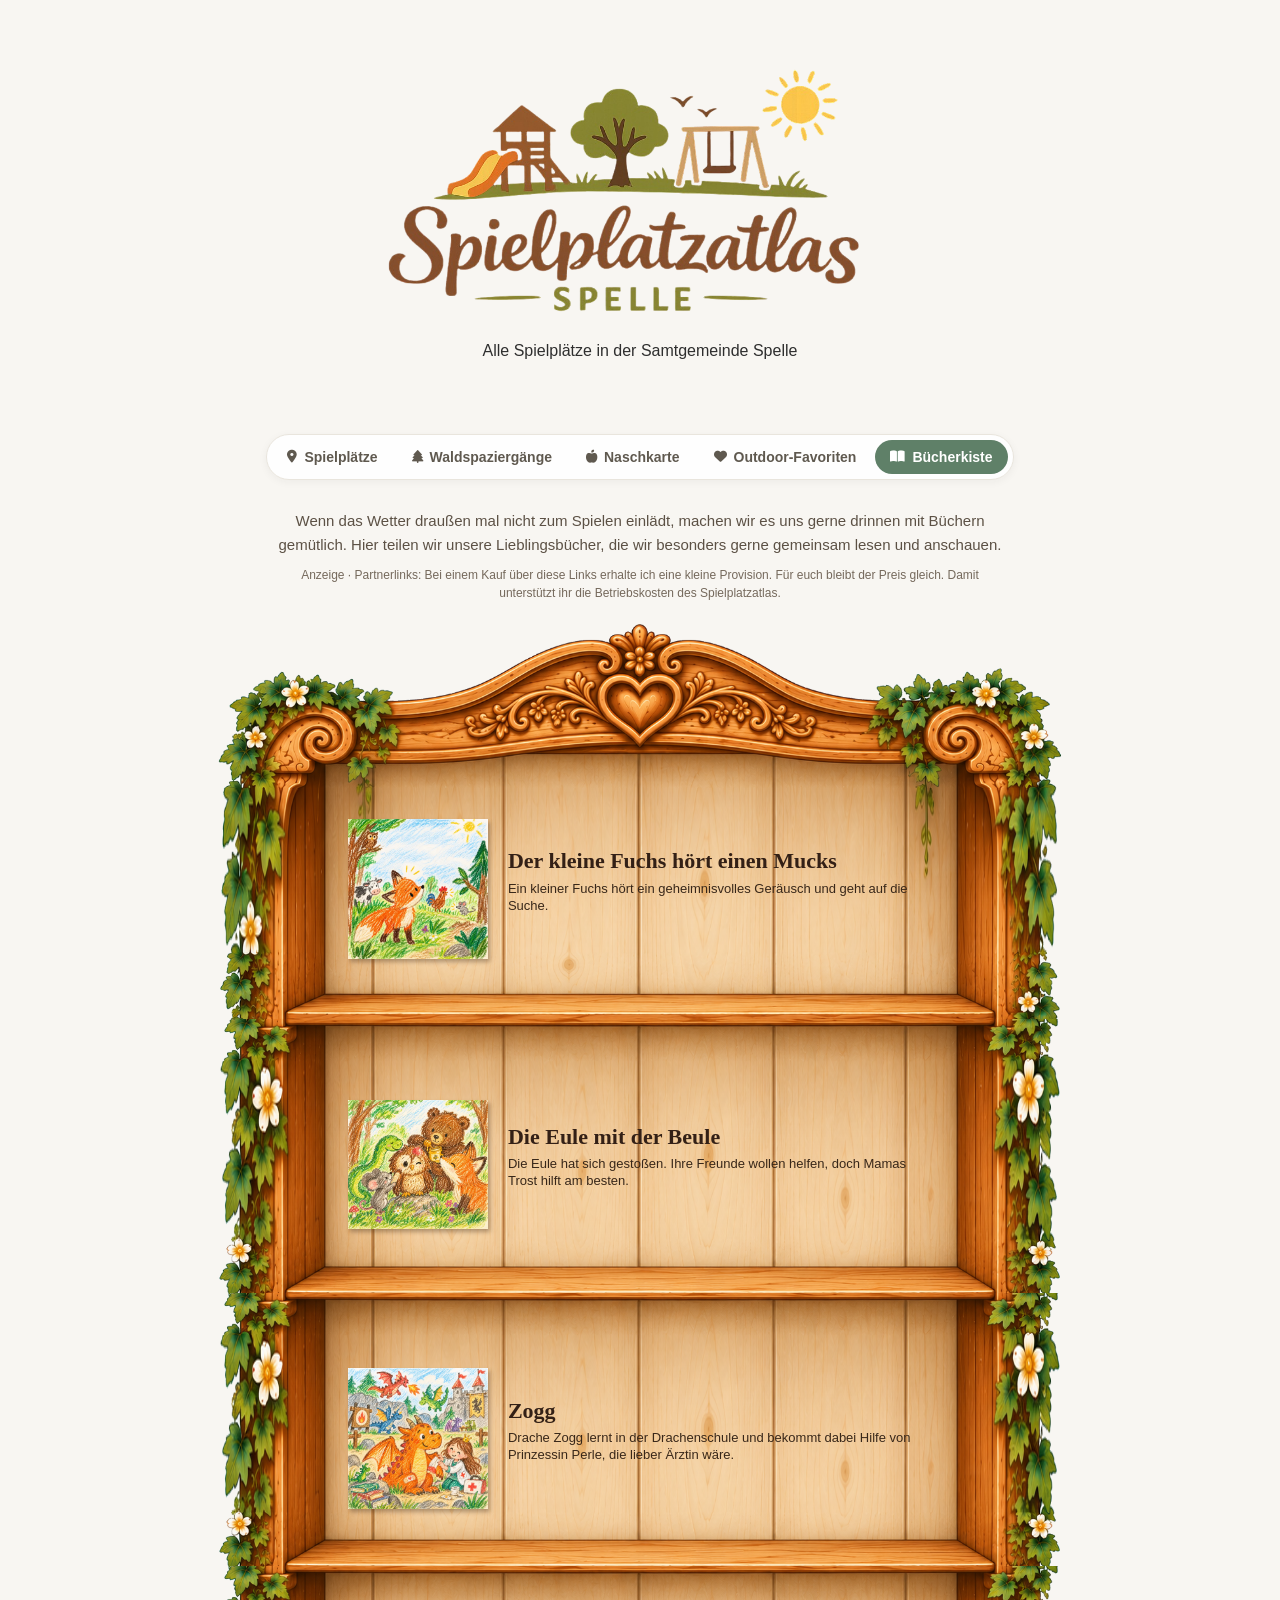
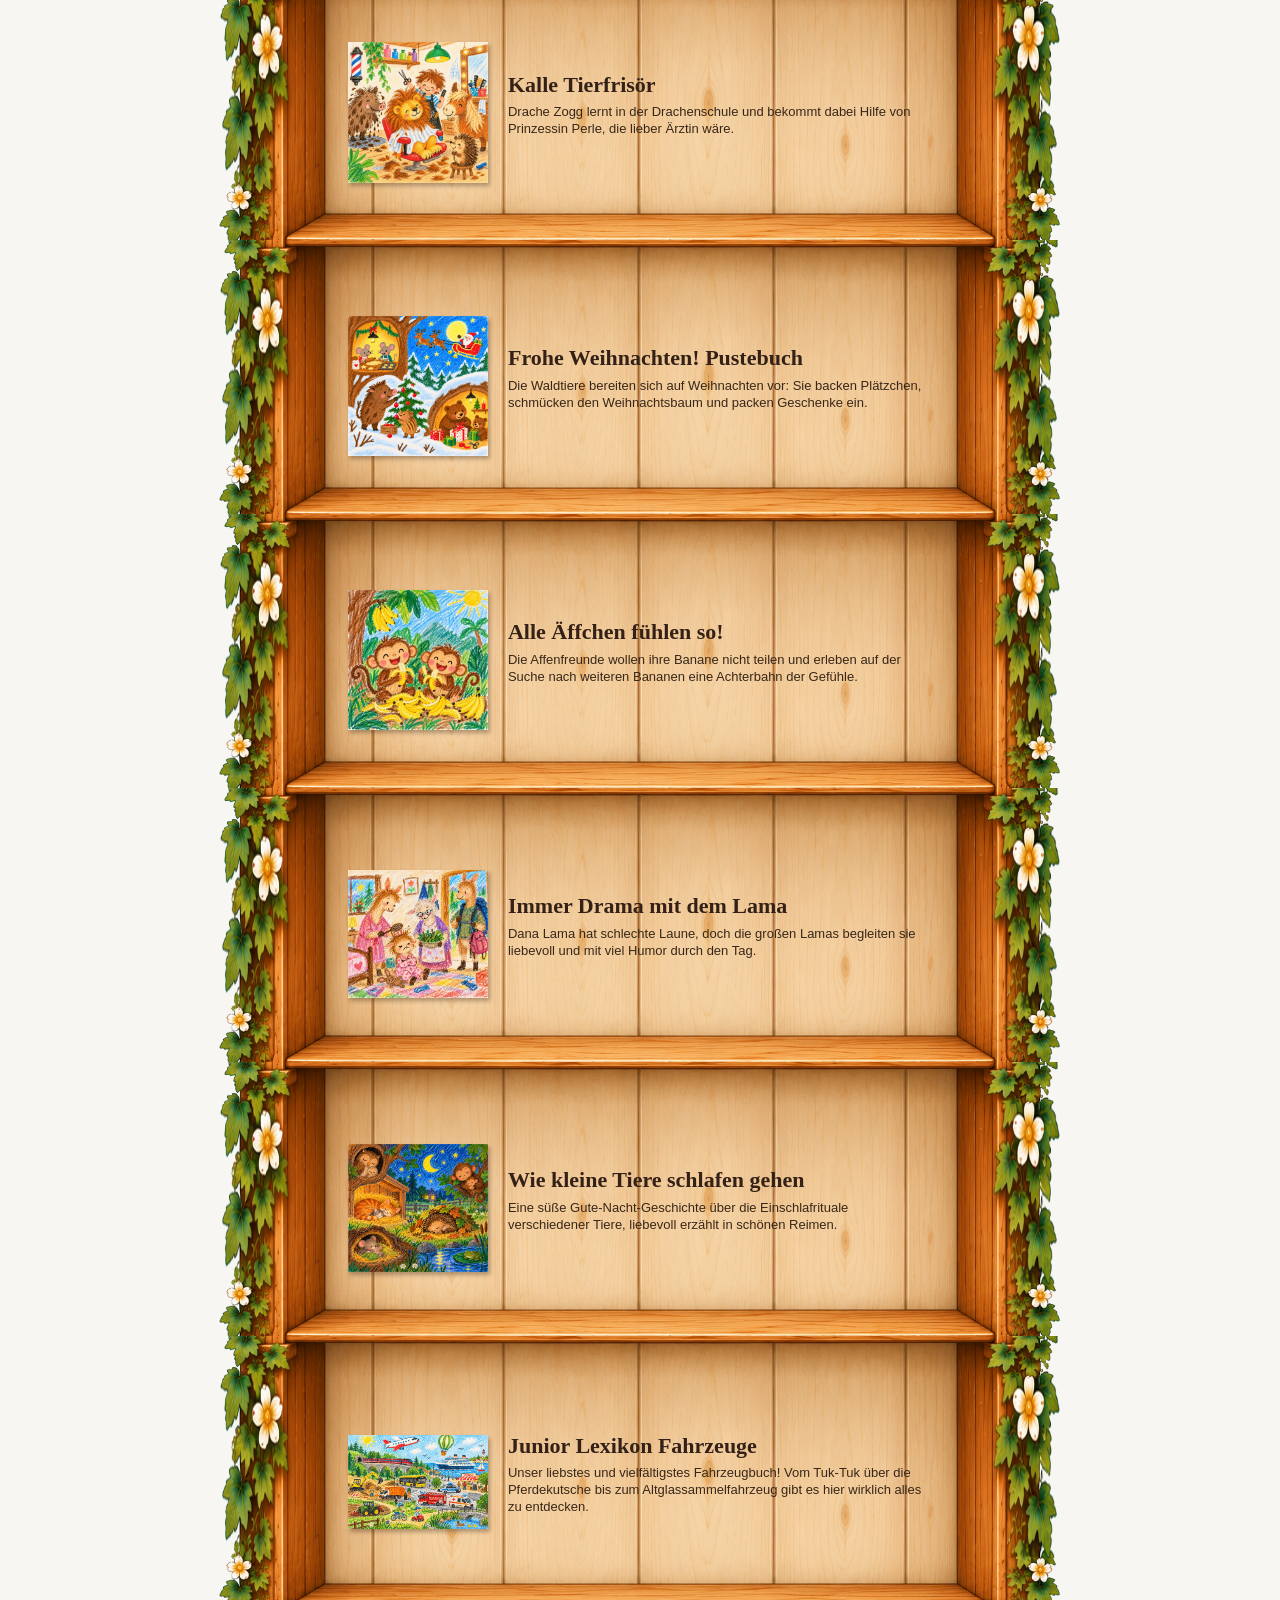
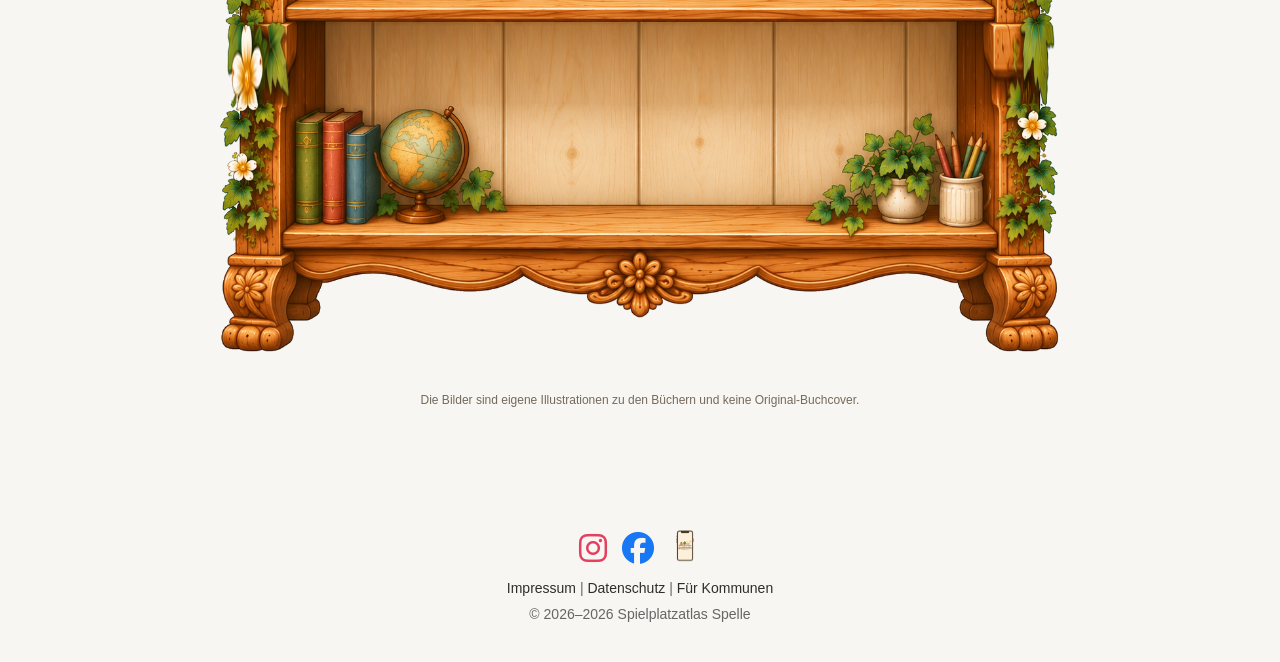
<file: buecherkiste.html>
<!DOCTYPE html>
<html lang="de"><head><meta charset="UTF-8"><meta name="viewport" content="width=device-width,initial-scale=1">
<title>Unsere Lieblingsbücher | Spielplatzatlas Spelle</title><meta name="description" content="Unsere liebsten Kinderbücher für gemütliche Vorlesestunden bei schlechtem Wetter."><link rel="canonical" href="https://spielplatzatlas-spelle.de/buecherkiste.html">
<link rel="stylesheet" href="style.css"><link rel="stylesheet" href="produktfavoriten.css"><link rel="stylesheet" href="buecherkiste.css"><link rel="stylesheet" href="https://cdnjs.cloudflare.com/ajax/libs/font-awesome/6.5.2/css/all.min.css"><link rel="manifest" href="manifest.json"></head>
<body><header class="hero"><div class="logo-wrapper"><img src="images/logo.png" class="logo" alt="Spielplatzatlas Spelle"></div><p>Alle Spielplätze in der Samtgemeinde Spelle</p></header>
<nav class="atlas-nav" aria-label="Hauptnavigation"><div class="atlas-nav-inner">
<a href="index.html"><i class="fa-solid fa-location-dot" aria-hidden="true"></i> Spielplätze</a>
<a href="waldspaziergaenge.html"><i class="fa-solid fa-tree" aria-hidden="true"></i> Waldspaziergänge</a>
<a href="naschkarte.html"><i class="fa-solid fa-apple-whole" aria-hidden="true"></i> Naschkarte</a>
<a href="favoriten.html"><i class="fa-solid fa-heart" aria-hidden="true"></i> Outdoor-Favoriten</a>
<a href="buecherkiste.html" class="active" aria-current="page"><i class="fa-solid fa-book-open" aria-hidden="true"></i> Bücherkiste</a>
</div></nav>
<main class="books-main"><section class="books-intro"><p>Wenn das Wetter draußen mal nicht zum Spielen einlädt, machen wir es uns gerne drinnen mit Büchern gemütlich. Hier teilen wir unsere Lieblingsbücher, die wir besonders gerne gemeinsam lesen und anschauen.</p></section>
<p class="books-affiliate">Anzeige · Partnerlinks: Bei einem Kauf über diese Links erhalte ich eine kleine Provision. Für euch bleibt der Preis gleich. Damit unterstützt ihr die Betriebskosten des Spielplatzatlas.</p>
 <section class="bookcase" aria-label="Unsere Lieblingsbücher"><div id="bookcase-books"></div><div class="bookcase-bottom" aria-hidden="true"><img src="images/bookshelf/regal_unterteil.png" alt=""></div></section>
<p class="books-disclaimer">Die Bilder sind eigene Illustrationen zu den Büchern und keine Original-Buchcover.</p></main>
<footer style="text-align:center; padding:40px 20px;">

  <div style="
    display:flex;
    justify-content:center;
    align-items:center;
    gap:15px;
    margin-bottom:15px;
    flex-wrap:wrap;
  ">

    <a href="https://www.instagram.com/spielplatzatlasspelle/"
       target="_blank"
       aria-label="Instagram">
      <i class="fab fa-instagram"
         style="font-size:32px; color:#E4405F;"></i>
    </a>
<a href="https://www.facebook.com/profile.php?id=61590993329887"
   target="_blank"
   aria-label="Facebook">
  <i class="fab fa-facebook"
     style="font-size:32px; color:#1877F2;"></i>
</a>
<button
  id="installButton"
  style="
    display:inline-block;
    background:transparent;
    border:none;
    padding:0;
    cursor:pointer;
  ">

  <img
    src="images/pwaicon.png"
    alt="Installieren"
    style="
      width:32px;
      height:32px;
    ">
</button>

  </div>

  <div style="font-size:14px; margin-bottom:10px;">
    <a href="impressum.html" style="color:#2e2e2e; text-decoration:none;">Impressum</a>
    |
    <a href="datenschutz.html" style="color:#2e2e2e; text-decoration:none;">Datenschutz</a> | <a href="kommunen.html" style="color:#2e2e2e;text-decoration:none;">Für Kommunen</a>
  </div>

  <div>
    © 2026–<span id="year"></span> Spielplatzatlas Spelle
  </div>

</footer>
<script src="buecherkiste.js"></script>
<script>
let deferredPrompt;
window.addEventListener('beforeinstallprompt', event => { event.preventDefault(); deferredPrompt = event; });
document.getElementById('installButton').addEventListener('click', async () => {
  if (/iPad|iPhone|iPod/.test(navigator.userAgent)) {
    alert("Auf dem iPhone:\n\n1. Teilen-Symbol antippen\n2. 'Zum Home-Bildschirm' wählen\n3. Hinzufügen");
  } else if (deferredPrompt) {
    deferredPrompt.prompt(); await deferredPrompt.userChoice; deferredPrompt = null;
  } else {
    alert("Falls keine Installationsabfrage erscheint, öffne das Browser-Menü und wähle 'App installieren' oder 'Zum Startbildschirm hinzufügen'.");
  }
});
if ('serviceWorker' in navigator) navigator.serviceWorker.register('sw.js');
</script><script>document.getElementById('year').textContent=new Date().getFullYear()</script></body></html>
</file>
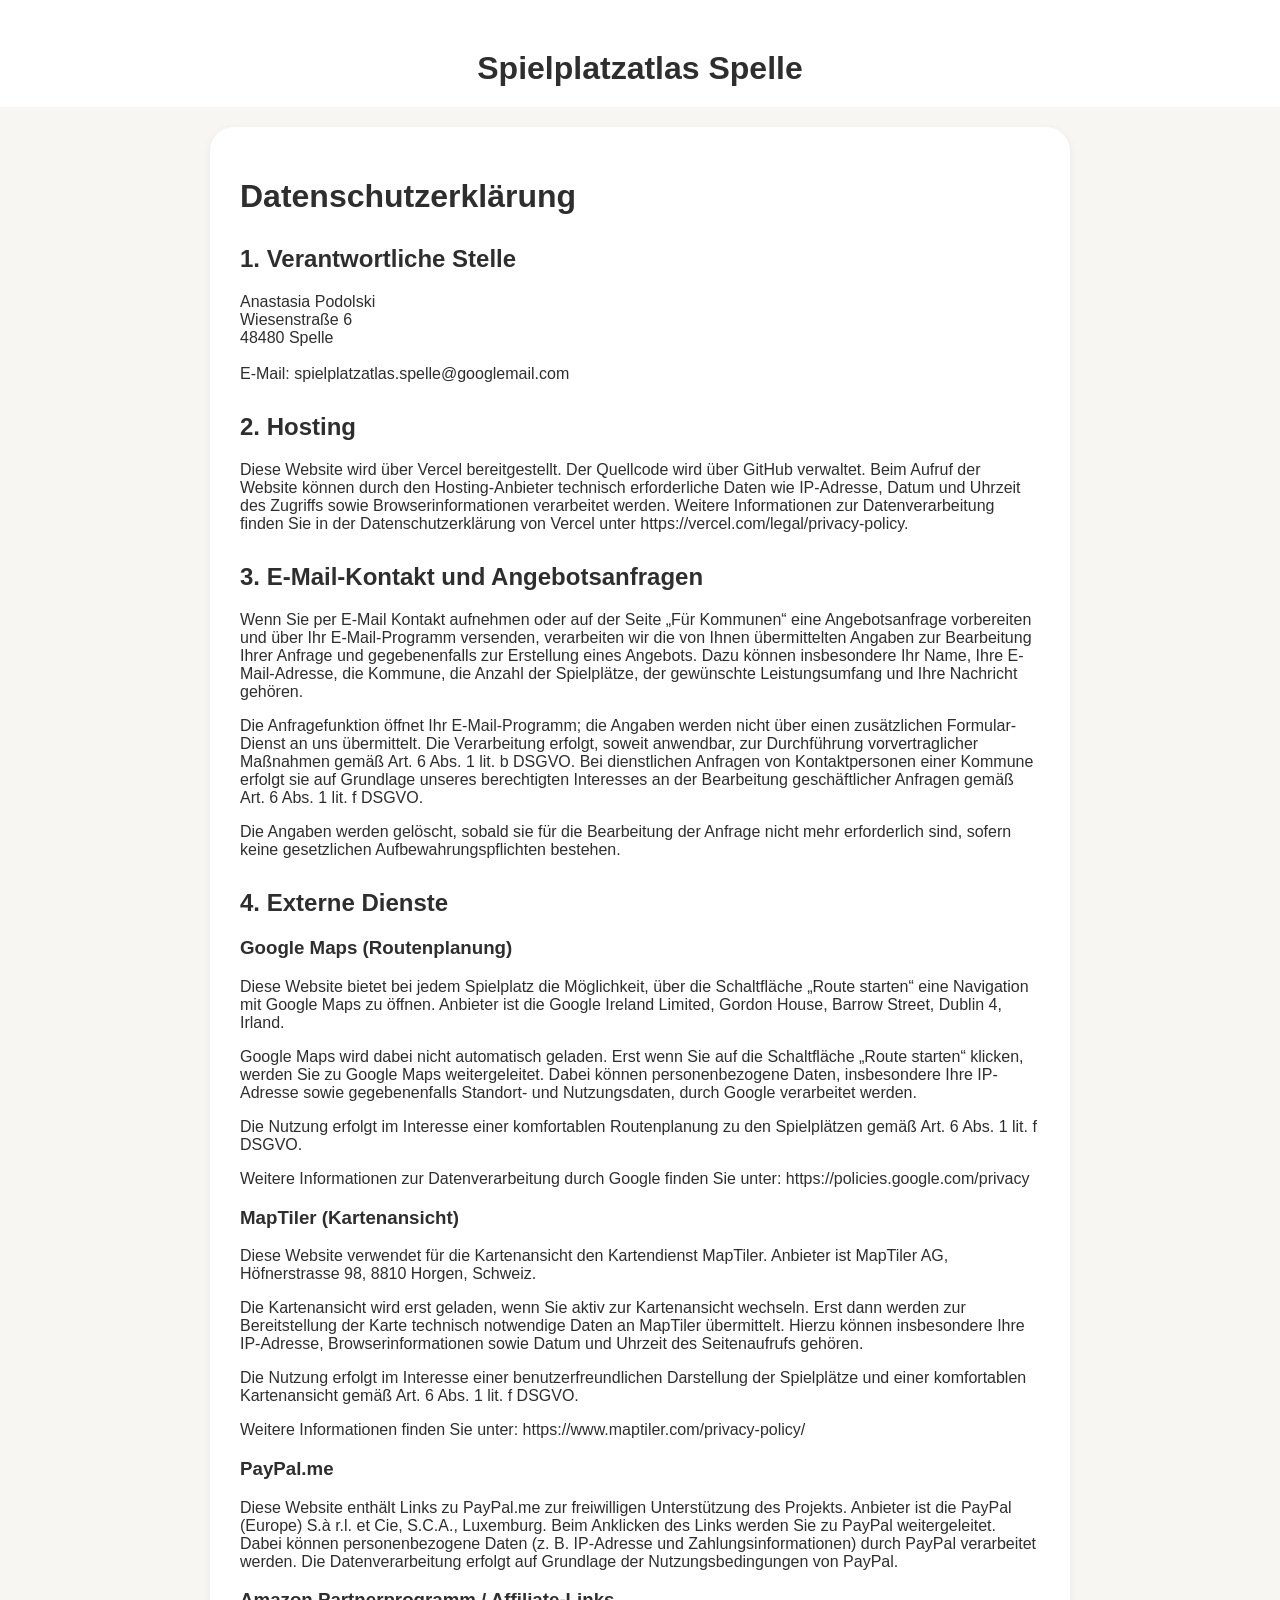
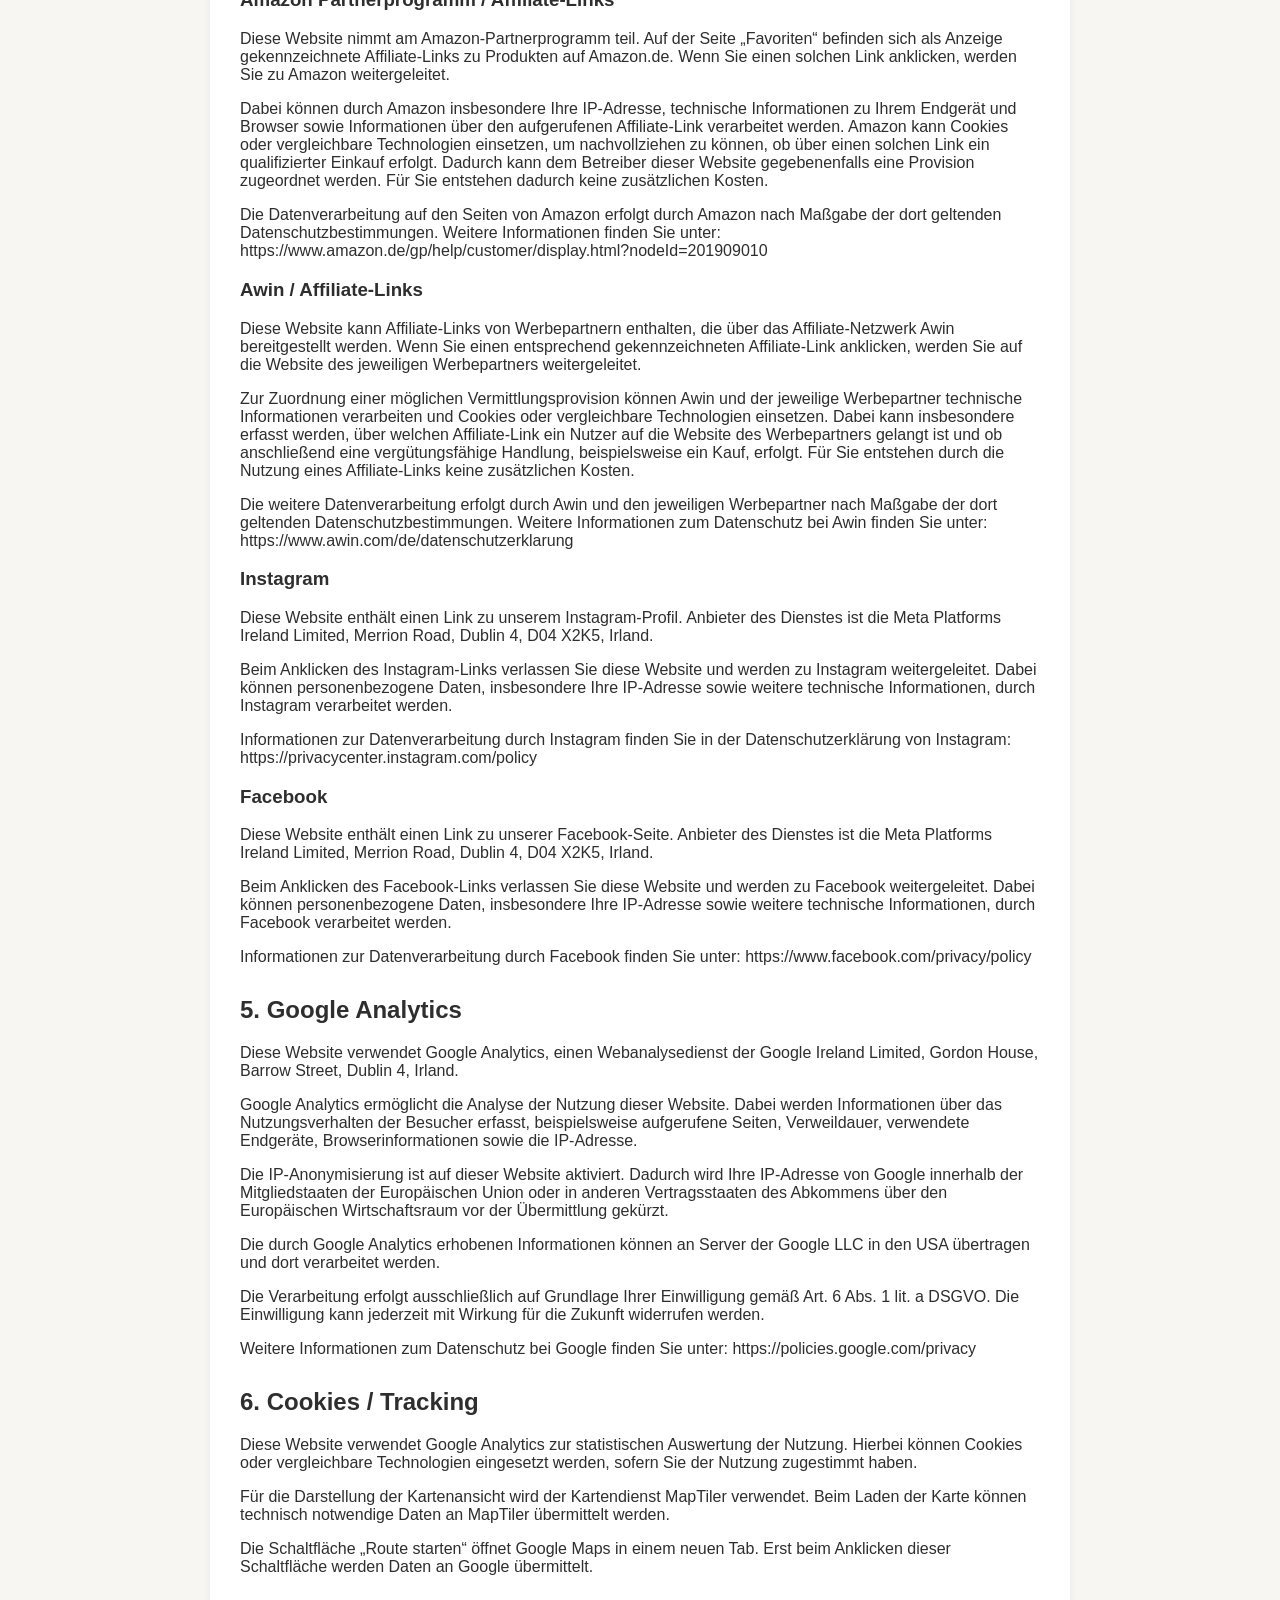
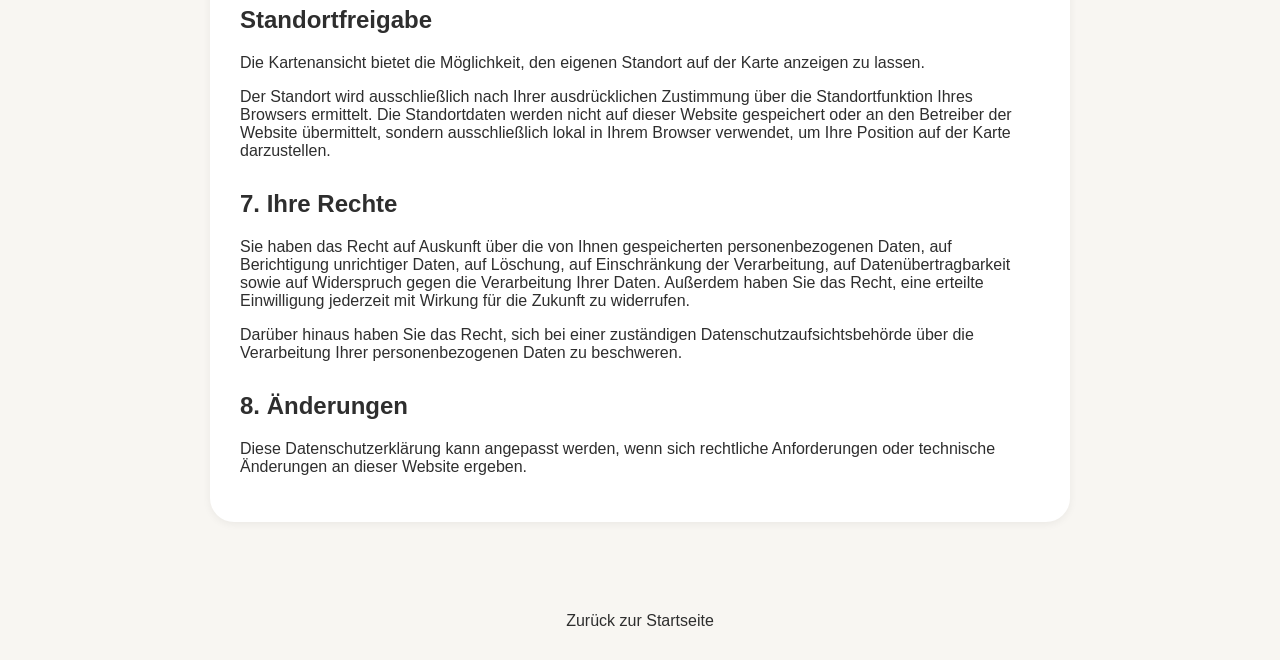
<file: datenschutz.html>
<!DOCTYPE html><html lang="de">
<head>
<meta charset="UTF-8">
<meta name="viewport" content="width=device-width, initial-scale=1.0">
<title>Datenschutz | Spielplatzatlas Spelle</title>
<style>
body {
  margin: 0;
  font-family: Arial, sans-serif;
  background: #f8f6f2;
  color: #2e2e2e;
}

.hero {
  text-align: center;
  padding: 50px 20px 20px;
  background: white;
}

.hero h1 {
  margin: 0;
}

.cards {
  max-width: 900px;
  margin: 0 auto;
  padding: 20px;
  box-sizing: border-box;
}

.card {
  background: white;
  border-radius: 24px;
  padding: 30px;
  box-shadow: 0 2px 8px rgba(0,0,0,0.06);
  margin-bottom: 40px;
}

h2 {
  margin-top: 30px;
}

a {
  color: #2e2e2e;
}

.footer {
  text-align: center;
  padding: 30px;
}

.footer a {
  text-decoration: none;
  margin: 0 10px;
}
</style>
</head>

<body>

<div class="hero">
  <h1>Spielplatzatlas Spelle</h1>
</div>

<div class="cards">
  <div class="card">

    <h1>Datenschutzerklärung</h1>

    <h2>1. Verantwortliche Stelle</h2>
    <p>
      Anastasia Podolski<br>
      Wiesenstraße 6<br>
      48480 Spelle<br><br>
      E-Mail: spielplatzatlas.spelle@googlemail.com
    </p>

    <h2>2. Hosting</h2>
    <p>
      Diese Website wird über Vercel bereitgestellt. Der Quellcode wird über GitHub verwaltet. Beim Aufruf der Website können durch den Hosting-Anbieter technisch erforderliche Daten wie IP-Adresse, Datum und Uhrzeit des Zugriffs sowie Browserinformationen verarbeitet werden. Weitere Informationen zur Datenverarbeitung finden Sie in der Datenschutzerklärung von Vercel unter https://vercel.com/legal/privacy-policy.
    </p>

    <h2>3. E-Mail-Kontakt und Angebotsanfragen</h2>
    <p>
      Wenn Sie per E-Mail Kontakt aufnehmen oder auf der Seite „Für Kommunen“ eine Angebotsanfrage vorbereiten und über Ihr E-Mail-Programm versenden, verarbeiten wir die von Ihnen übermittelten Angaben zur Bearbeitung Ihrer Anfrage und gegebenenfalls zur Erstellung eines Angebots. Dazu können insbesondere Ihr Name, Ihre E-Mail-Adresse, die Kommune, die Anzahl der Spielplätze, der gewünschte Leistungsumfang und Ihre Nachricht gehören.
    </p>
    <p>
      Die Anfragefunktion öffnet Ihr E-Mail-Programm; die Angaben werden nicht über einen zusätzlichen Formular-Dienst an uns übermittelt. Die Verarbeitung erfolgt, soweit anwendbar, zur Durchführung vorvertraglicher Maßnahmen gemäß Art. 6 Abs. 1 lit. b DSGVO. Bei dienstlichen Anfragen von Kontaktpersonen einer Kommune erfolgt sie auf Grundlage unseres berechtigten Interesses an der Bearbeitung geschäftlicher Anfragen gemäß Art. 6 Abs. 1 lit. f DSGVO.
    </p>
    <p>
      Die Angaben werden gelöscht, sobald sie für die Bearbeitung der Anfrage nicht mehr erforderlich sind, sofern keine gesetzlichen Aufbewahrungspflichten bestehen.
    </p>

    <h2>4. Externe Dienste</h2>

    <h3>Google Maps (Routenplanung)</h3>

<p>
Diese Website bietet bei jedem Spielplatz die Möglichkeit, über die Schaltfläche
„Route starten“ eine Navigation mit Google Maps zu öffnen. Anbieter ist die
Google Ireland Limited, Gordon House, Barrow Street, Dublin 4, Irland.
</p>

<p>
Google Maps wird dabei nicht automatisch geladen. Erst wenn Sie auf die
Schaltfläche „Route starten“ klicken, werden Sie zu Google Maps
weitergeleitet. Dabei können personenbezogene Daten, insbesondere Ihre
IP-Adresse sowie gegebenenfalls Standort- und Nutzungsdaten, durch Google
verarbeitet werden.
</p>

<p>
Die Nutzung erfolgt im Interesse einer komfortablen Routenplanung zu den
Spielplätzen gemäß Art. 6 Abs. 1 lit. f DSGVO.
</p>

<p>
Weitere Informationen zur Datenverarbeitung durch Google finden Sie unter:
https://policies.google.com/privacy
</p>
    
    <h3>MapTiler (Kartenansicht)</h3>

<p>
Diese Website verwendet für die Kartenansicht den Kartendienst MapTiler.
Anbieter ist MapTiler AG, Höfnerstrasse 98, 8810 Horgen, Schweiz.
</p>

<p>
Die Kartenansicht wird erst geladen, wenn Sie aktiv zur Kartenansicht
wechseln. Erst dann werden zur Bereitstellung der Karte technisch notwendige
Daten an MapTiler übermittelt. Hierzu können insbesondere Ihre IP-Adresse,
Browserinformationen sowie Datum und Uhrzeit des Seitenaufrufs gehören.
</p>

<p>
Die Nutzung erfolgt im Interesse einer benutzerfreundlichen Darstellung
der Spielplätze und einer komfortablen Kartenansicht gemäß Art. 6 Abs. 1
lit. f DSGVO.
</p>

<p>
Weitere Informationen finden Sie unter:
https://www.maptiler.com/privacy-policy/
</p>

    <h3>PayPal.me</h3>
    <p>
      Diese Website enthält Links zu PayPal.me zur freiwilligen Unterstützung des Projekts. Anbieter ist die PayPal (Europe) S.à r.l. et Cie, S.C.A., Luxemburg.
      Beim Anklicken des Links werden Sie zu PayPal weitergeleitet. Dabei können personenbezogene Daten (z. B. IP-Adresse und Zahlungsinformationen) durch PayPal verarbeitet werden.
      Die Datenverarbeitung erfolgt auf Grundlage der Nutzungsbedingungen von PayPal.
    </p>
    


    <h3>Amazon Partnerprogramm / Affiliate-Links</h3>
<p>
  Diese Website nimmt am Amazon-Partnerprogramm teil. Auf der Seite „Favoriten“ befinden sich als Anzeige gekennzeichnete Affiliate-Links zu Produkten auf Amazon.de. Wenn Sie einen solchen Link anklicken, werden Sie zu Amazon weitergeleitet.
</p>

<p>
  Dabei können durch Amazon insbesondere Ihre IP-Adresse, technische Informationen zu Ihrem Endgerät und Browser sowie Informationen über den aufgerufenen Affiliate-Link verarbeitet werden. Amazon kann Cookies oder vergleichbare Technologien einsetzen, um nachvollziehen zu können, ob über einen solchen Link ein qualifizierter Einkauf erfolgt. Dadurch kann dem Betreiber dieser Website gegebenenfalls eine Provision zugeordnet werden. Für Sie entstehen dadurch keine zusätzlichen Kosten.
</p>

<p>
  Die Datenverarbeitung auf den Seiten von Amazon erfolgt durch Amazon nach Maßgabe der dort geltenden Datenschutzbestimmungen. Weitere Informationen finden Sie unter:
  https://www.amazon.de/gp/help/customer/display.html?nodeId=201909010
</p>

    <h3>Awin / Affiliate-Links</h3>
<p>
  Diese Website kann Affiliate-Links von Werbepartnern enthalten, die über das Affiliate-Netzwerk Awin bereitgestellt werden. Wenn Sie einen entsprechend gekennzeichneten Affiliate-Link anklicken, werden Sie auf die Website des jeweiligen Werbepartners weitergeleitet.
</p>

<p>
  Zur Zuordnung einer möglichen Vermittlungsprovision können Awin und der jeweilige Werbepartner technische Informationen verarbeiten und Cookies oder vergleichbare Technologien einsetzen. Dabei kann insbesondere erfasst werden, über welchen Affiliate-Link ein Nutzer auf die Website des Werbepartners gelangt ist und ob anschließend eine vergütungsfähige Handlung, beispielsweise ein Kauf, erfolgt. Für Sie entstehen durch die Nutzung eines Affiliate-Links keine zusätzlichen Kosten.
</p>

<p>
  Die weitere Datenverarbeitung erfolgt durch Awin und den jeweiligen Werbepartner nach Maßgabe der dort geltenden Datenschutzbestimmungen. Weitere Informationen zum Datenschutz bei Awin finden Sie unter:
  https://www.awin.com/de/datenschutzerklarung
</p>

    <h3>Instagram</h3>
<p>
  Diese Website enthält einen Link zu unserem Instagram-Profil.
  Anbieter des Dienstes ist die Meta Platforms Ireland Limited,
  Merrion Road, Dublin 4, D04 X2K5, Irland.
</p>

<p>
  Beim Anklicken des Instagram-Links verlassen Sie diese Website
  und werden zu Instagram weitergeleitet. Dabei können personenbezogene
  Daten, insbesondere Ihre IP-Adresse sowie weitere technische Informationen,
  durch Instagram verarbeitet werden.
</p>

<p>
  Informationen zur Datenverarbeitung durch Instagram finden Sie in der
  Datenschutzerklärung von Instagram:
  https://privacycenter.instagram.com/policy
</p>

<h3>Facebook</h3>
<p>
  Diese Website enthält einen Link zu unserer Facebook-Seite.
  Anbieter des Dienstes ist die Meta Platforms Ireland Limited,
  Merrion Road, Dublin 4, D04 X2K5, Irland.
</p>

<p>
  Beim Anklicken des Facebook-Links verlassen Sie diese Website
  und werden zu Facebook weitergeleitet. Dabei können personenbezogene
  Daten, insbesondere Ihre IP-Adresse sowie weitere technische Informationen,
  durch Facebook verarbeitet werden.
</p>

<p>
  Informationen zur Datenverarbeitung durch Facebook finden Sie unter:
  https://www.facebook.com/privacy/policy
</p>

    <h2>5. Google Analytics</h2>
<p>
  Diese Website verwendet Google Analytics, einen Webanalysedienst der Google Ireland Limited, Gordon House, Barrow Street, Dublin 4, Irland.
</p>

<p>
  Google Analytics ermöglicht die Analyse der Nutzung dieser Website. Dabei werden Informationen über das Nutzungsverhalten der Besucher erfasst, beispielsweise aufgerufene Seiten, Verweildauer, verwendete Endgeräte, Browserinformationen sowie die IP-Adresse.
</p>

<p>
  Die IP-Anonymisierung ist auf dieser Website aktiviert. Dadurch wird Ihre IP-Adresse von Google innerhalb der Mitgliedstaaten der Europäischen Union oder in anderen Vertragsstaaten des Abkommens über den Europäischen Wirtschaftsraum vor der Übermittlung gekürzt.
</p>

<p>
  Die durch Google Analytics erhobenen Informationen können an Server der Google LLC in den USA übertragen und dort verarbeitet werden.
</p>

<p>
  Die Verarbeitung erfolgt ausschließlich auf Grundlage Ihrer Einwilligung gemäß Art. 6 Abs. 1 lit. a DSGVO. Die Einwilligung kann jederzeit mit Wirkung für die Zukunft widerrufen werden.
</p>

<p>
  Weitere Informationen zum Datenschutz bei Google finden Sie unter:
  https://policies.google.com/privacy
</p>

<h2>6. Cookies / Tracking</h2>
<p>
  Diese Website verwendet Google Analytics zur statistischen Auswertung der Nutzung. Hierbei können Cookies oder vergleichbare Technologien eingesetzt werden, sofern Sie der Nutzung zugestimmt haben.
</p>

<p>
Für die Darstellung der Kartenansicht wird der Kartendienst MapTiler verwendet.
Beim Laden der Karte können technisch notwendige Daten an MapTiler
übermittelt werden.
</p>

<p>
Die Schaltfläche „Route starten“ öffnet Google Maps in einem neuen Tab.
Erst beim Anklicken dieser Schaltfläche werden Daten an Google
übermittelt.
</p>

<h2>Standortfreigabe</h2>

<p>
Die Kartenansicht bietet die Möglichkeit, den eigenen Standort auf der Karte
anzeigen zu lassen.
</p>

<p>
Der Standort wird ausschließlich nach Ihrer ausdrücklichen Zustimmung über
die Standortfunktion Ihres Browsers ermittelt. Die Standortdaten werden nicht
auf dieser Website gespeichert oder an den Betreiber der Website
übermittelt, sondern ausschließlich lokal in Ihrem Browser verwendet, um
Ihre Position auf der Karte darzustellen.
</p>

<h2>7. Ihre Rechte</h2>
<p>
  Sie haben das Recht auf Auskunft über die von Ihnen gespeicherten personenbezogenen Daten, auf Berichtigung unrichtiger Daten, auf Löschung, auf Einschränkung der Verarbeitung, auf Datenübertragbarkeit sowie auf Widerspruch gegen die Verarbeitung Ihrer Daten. Außerdem haben Sie das Recht, eine erteilte Einwilligung jederzeit mit Wirkung für die Zukunft zu widerrufen.
</p>

<p>
  Darüber hinaus haben Sie das Recht, sich bei einer zuständigen Datenschutzaufsichtsbehörde über die Verarbeitung Ihrer personenbezogenen Daten zu beschweren.
</p>

<h2>8. Änderungen</h2>
<p>
  Diese Datenschutzerklärung kann angepasst werden, wenn sich rechtliche Anforderungen oder technische Änderungen an dieser Website ergeben.
</p>

  </div>
</div>

<div class="footer">
  <a href="index.html">Zurück zur Startseite</a>
</div>

</body>
</html>
</file>
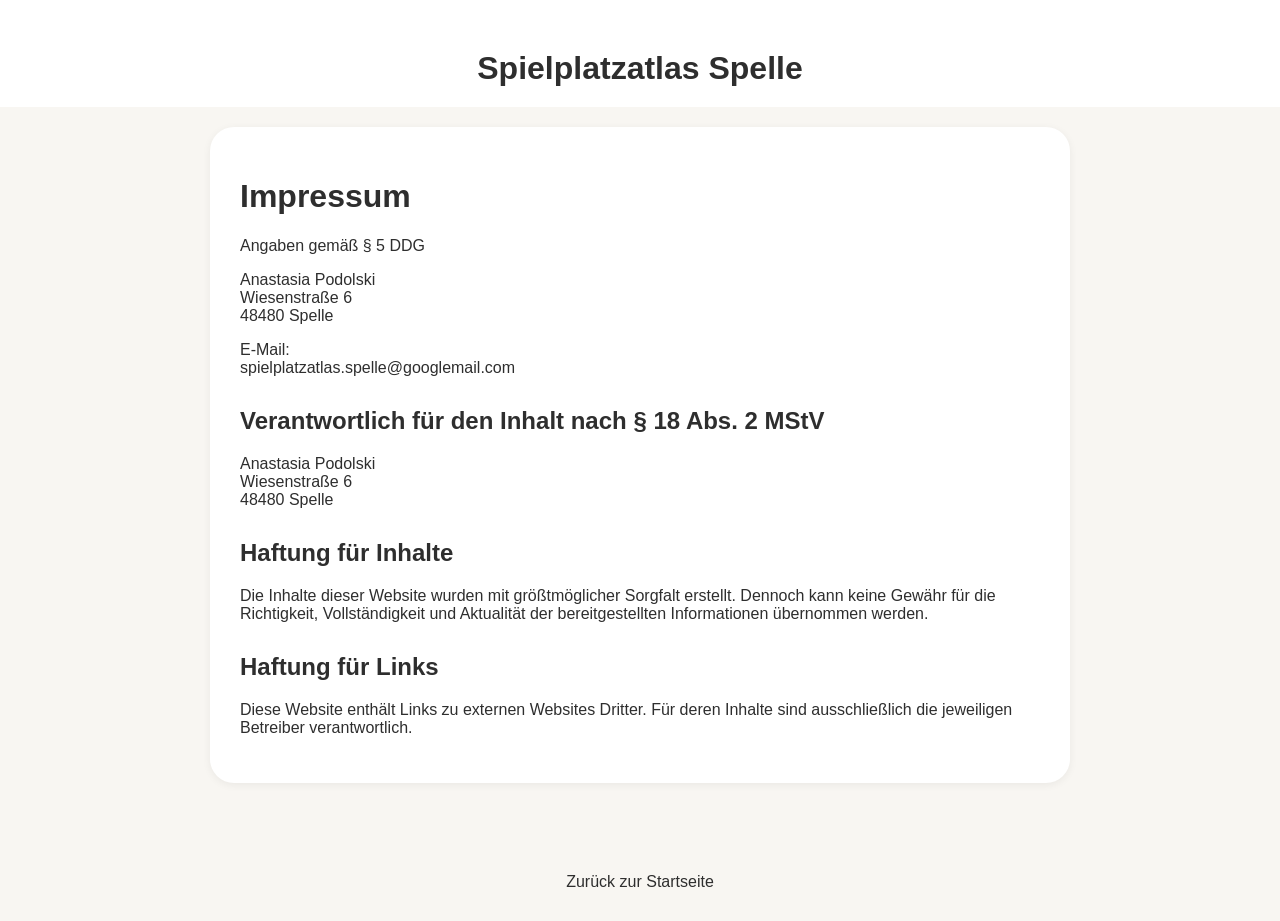
<file: impressum.html>
<!DOCTYPE html>
<html lang="de">
<head>
<meta charset="UTF-8">
<meta name="viewport" content="width=device-width, initial-scale=1.0">
<title>Impressum | Spielplatzatlas Spelle</title>

<style>
body {
  margin: 0;
  font-family: Arial, sans-serif;
  background: #f8f6f2;
  color: #2e2e2e;
}

.hero {
  text-align: center;
  padding: 50px 20px 20px;
  background: white;
}

.hero h1 {
  margin: 0;
}

.cards {
  max-width: 900px;
  margin: 0 auto;
  padding: 20px;
  box-sizing: border-box;
}

.card {
  background: white;
  border-radius: 24px;
  padding: 30px;
  box-shadow: 0 2px 8px rgba(0,0,0,0.06);
  margin-bottom: 40px;
}

h2 {
  margin-top: 30px;
}

a {
  color: #2e2e2e;
}

.footer {
  text-align: center;
  padding: 30px;
}

.footer a {
  text-decoration: none;
  margin: 0 10px;
}
</style>

</head>
<body>

<div class="hero">
  <h1>Spielplatzatlas Spelle</h1>
</div>

<div class="cards">
  <div class="card">

    <h1>Impressum</h1>

    <p>
      Angaben gemäß § 5 DDG
    </p>

    <p>
      Anastasia Podolski<br>
      Wiesenstraße 6<br>
      48480 Spelle
    </p>

    <p>
      E-Mail:<br>
      spielplatzatlas.spelle@googlemail.com
    </p>

    <h2>Verantwortlich für den Inhalt nach § 18 Abs. 2 MStV</h2>

    <p>
      Anastasia Podolski<br>
      Wiesenstraße 6<br>
      48480 Spelle
    </p>

    <h2>Haftung für Inhalte</h2>

    <p>
      Die Inhalte dieser Website wurden mit größtmöglicher Sorgfalt erstellt. Dennoch kann keine Gewähr für die Richtigkeit, Vollständigkeit und Aktualität der bereitgestellten Informationen übernommen werden.
    </p>

    <h2>Haftung für Links</h2>

    <p>
      Diese Website enthält Links zu externen Websites Dritter. Für deren Inhalte sind ausschließlich die jeweiligen Betreiber verantwortlich.
    </p>

  </div>
</div>

<div class="footer">
  <a href="index.html">Zurück zur Startseite</a>
</div>

</body>
</html>
</file>
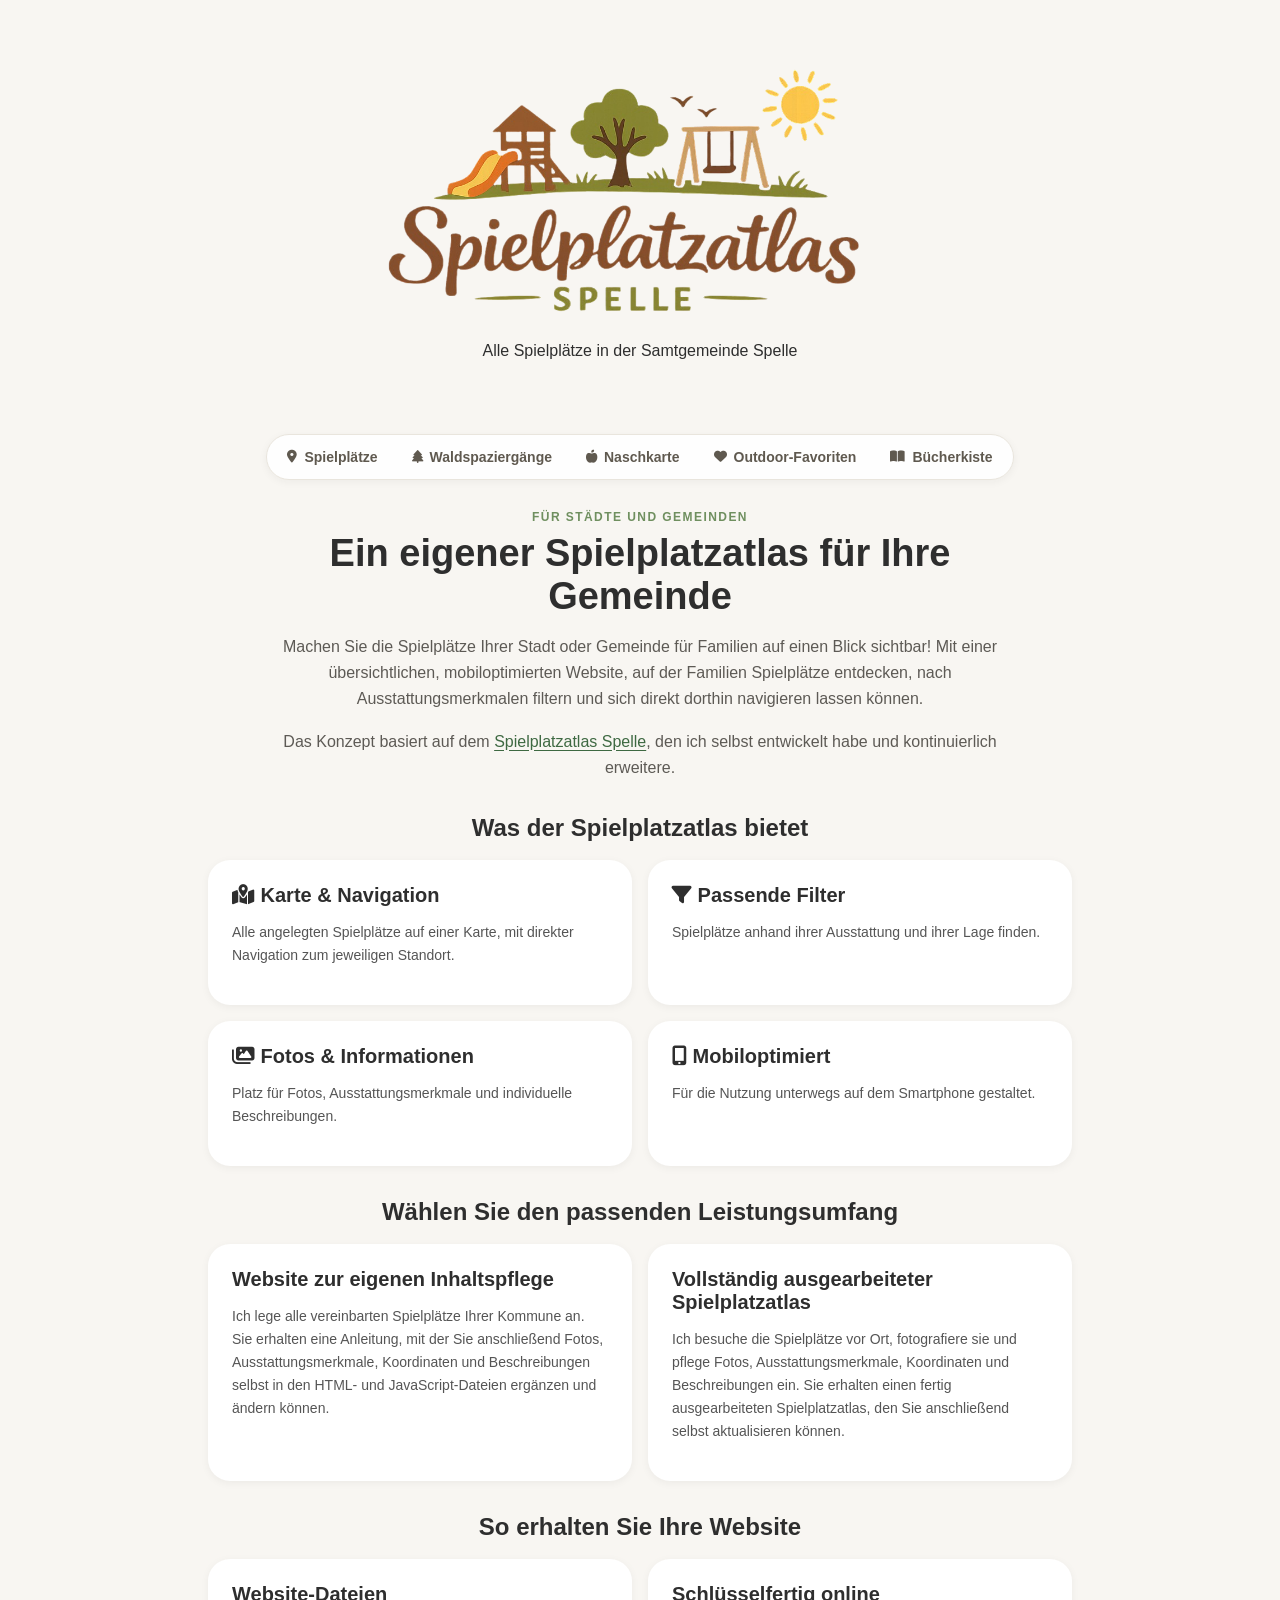
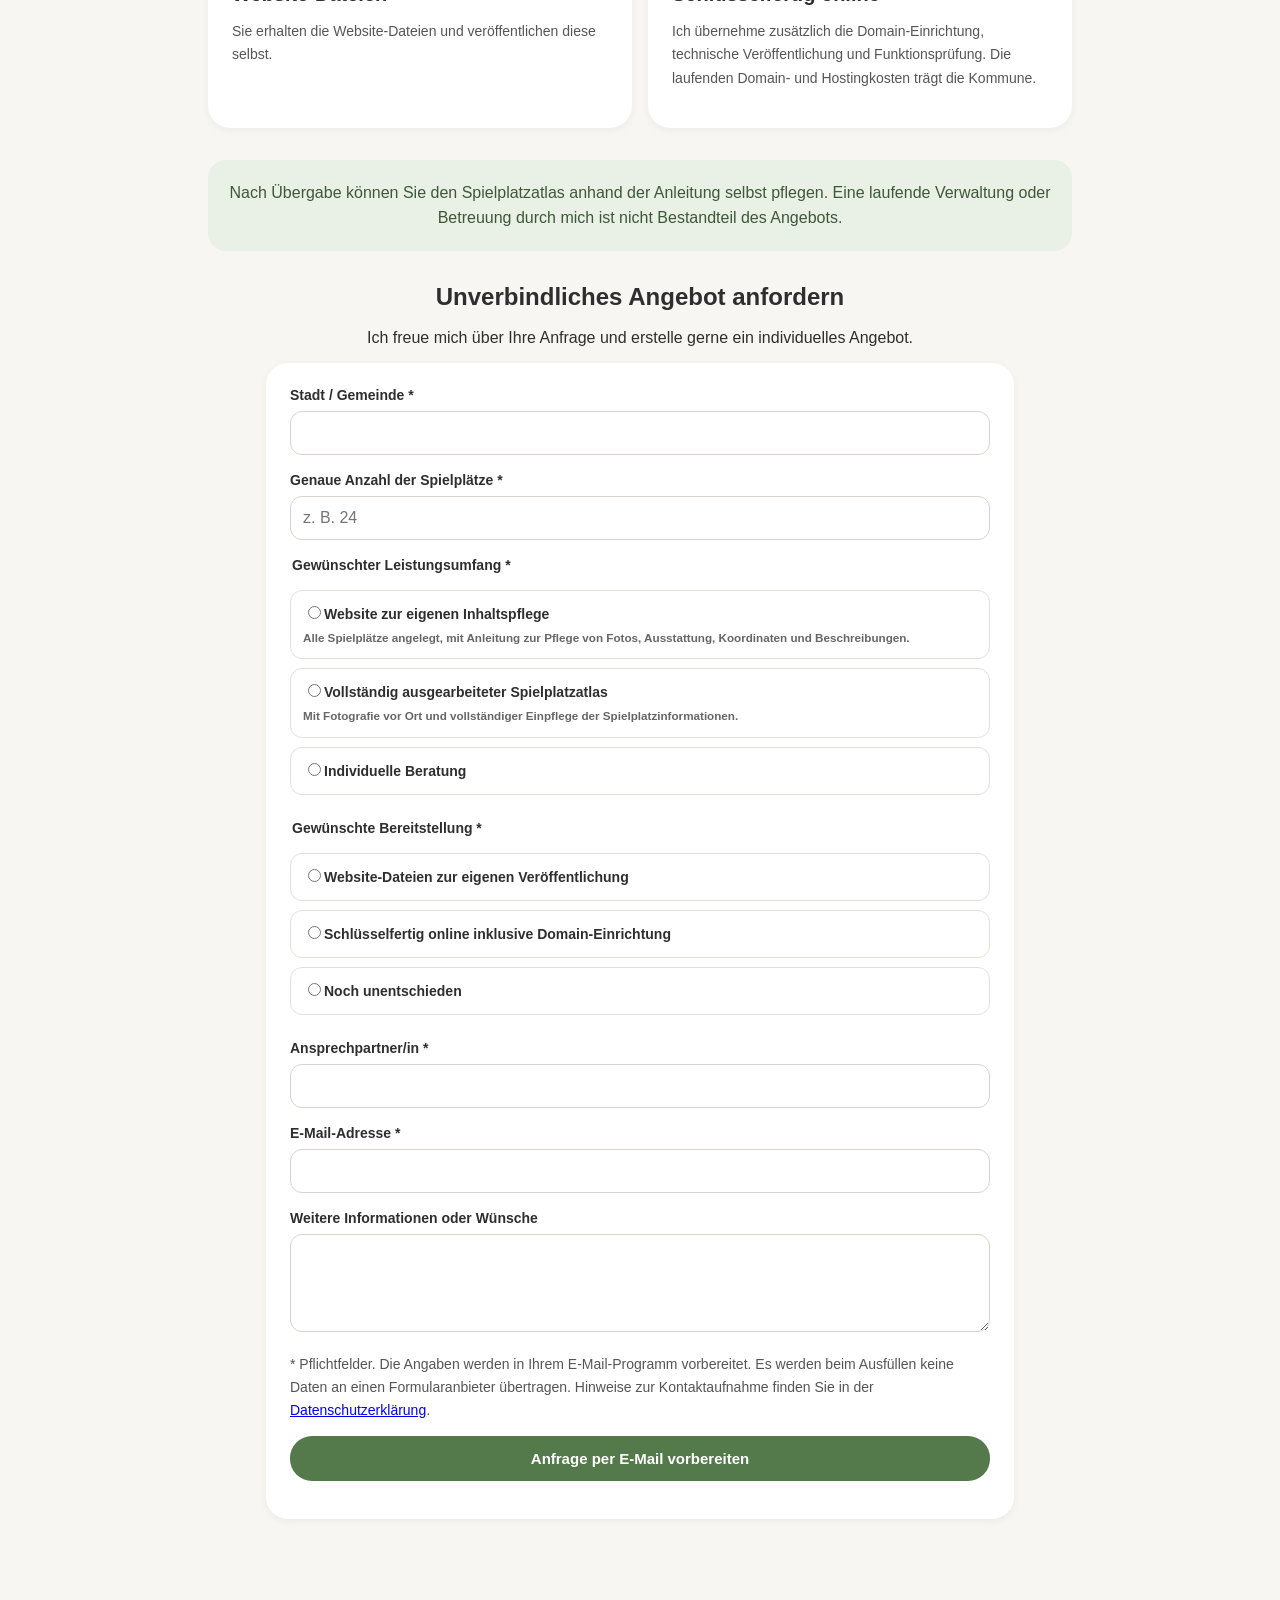
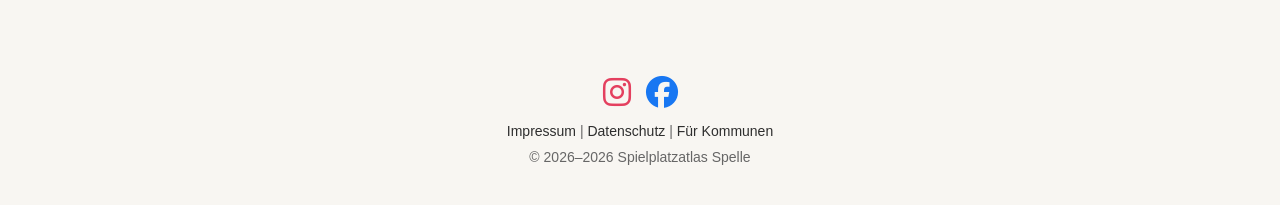
<file: kommunen.html>
<!DOCTYPE html>
<html lang="de"><head><meta charset="UTF-8"><meta name="viewport" content="width=device-width,initial-scale=1">
<title>Spielplatzatlas für Kommunen | Spielplatzatlas Spelle</title>
<meta name="description" content="Ein eigener Spielplatzatlas für Ihre Stadt oder Gemeinde: mit Spielplatzkarte, Ausstattung, Fotos und Navigation. Individuelles Angebot anfragen.">
<link rel="canonical" href="https://spielplatzatlas-spelle.de/kommunen.html">
<link rel="stylesheet" href="style.css"><link rel="stylesheet" href="produktfavoriten.css"><link rel="stylesheet" href="kommunen.css"><link rel="stylesheet" href="https://cdnjs.cloudflare.com/ajax/libs/font-awesome/6.5.2/css/all.min.css"><link rel="manifest" href="manifest.json"></head>
<body><header class="hero"><div class="logo-wrapper"><img src="images/logo.png" class="logo" alt="Spielplatzatlas Spelle"></div><p>Alle Spielplätze in der Samtgemeinde Spelle</p></header>
<nav class="atlas-nav" aria-label="Hauptnavigation"><div class="atlas-nav-inner"><a href="index.html"><i class="fa-solid fa-location-dot" aria-hidden="true"></i> Spielplätze</a><a href="waldspaziergaenge.html"><i class="fa-solid fa-tree" aria-hidden="true"></i> Waldspaziergänge</a><a href="naschkarte.html"><i class="fa-solid fa-apple-whole" aria-hidden="true"></i> Naschkarte</a><a href="favoriten.html"><i class="fa-solid fa-heart" aria-hidden="true"></i> Outdoor-Favoriten</a><a href="buecherkiste.html"><i class="fa-solid fa-book-open" aria-hidden="true"></i> Bücherkiste</a></div></nav>
<main class="kommunen-main"><section class="kommunen-intro"><div class="kommunen-kicker">Für Städte und Gemeinden</div><h1>Ein eigener Spielplatzatlas für Ihre Gemeinde</h1><p>Machen Sie die Spielplätze Ihrer Stadt oder Gemeinde für Familien auf einen Blick sichtbar! Mit einer übersichtlichen, mobiloptimierten Website, auf der Familien Spielplätze entdecken, nach Ausstattungsmerkmalen filtern und sich direkt dorthin navigieren lassen können.</p><p>Das Konzept basiert auf dem <a class="kommunen-link" href="index.html">Spielplatzatlas Spelle</a>, den ich selbst entwickelt habe und kontinuierlich erweitere.</p></section>
<section class="kommunen-section"><h2>Was der Spielplatzatlas bietet</h2><div class="kommunen-grid"><div class="kommunen-panel"><h2><i class="fa-solid fa-map-location-dot" aria-hidden="true"></i> Karte & Navigation</h2><p>Alle angelegten Spielplätze auf einer Karte, mit direkter Navigation zum jeweiligen Standort.</p></div><div class="kommunen-panel"><h2><i class="fa-solid fa-filter" aria-hidden="true"></i> Passende Filter</h2><p>Spielplätze anhand ihrer Ausstattung und ihrer Lage finden.</p></div><div class="kommunen-panel"><h2><i class="fa-solid fa-images" aria-hidden="true"></i> Fotos & Informationen</h2><p>Platz für Fotos, Ausstattungsmerkmale und individuelle Beschreibungen.</p></div><div class="kommunen-panel"><h2><i class="fa-solid fa-mobile-screen-button" aria-hidden="true"></i> Mobiloptimiert</h2><p>Für die Nutzung unterwegs auf dem Smartphone gestaltet.</p></div></div></section>
<section class="kommunen-section"><h2>Wählen Sie den passenden Leistungsumfang</h2><div class="kommunen-grid"><article class="kommunen-panel"><h2>Website zur eigenen Inhaltspflege</h2><p>Ich lege alle vereinbarten Spielplätze Ihrer Kommune an. Sie erhalten eine Anleitung, mit der Sie anschließend Fotos, Ausstattungsmerkmale, Koordinaten und Beschreibungen selbst in den HTML- und JavaScript-Dateien ergänzen und ändern können.</p></article><article class="kommunen-panel"><h2>Vollständig ausgearbeiteter Spielplatzatlas</h2><p>Ich besuche die Spielplätze vor Ort, fotografiere sie und pflege Fotos, Ausstattungsmerkmale, Koordinaten und Beschreibungen ein. Sie erhalten einen fertig ausgearbeiteten Spielplatzatlas, den Sie anschließend selbst aktualisieren können.</p></article></div></section>
<section class="kommunen-section"><h2>So erhalten Sie Ihre Website</h2><div class="kommunen-grid"><div class="kommunen-panel"><h2>Website-Dateien</h2><p>Sie erhalten die Website-Dateien und veröffentlichen diese selbst.</p></div><div class="kommunen-panel"><h2>Schlüsselfertig online</h2><p>Ich übernehme zusätzlich die Domain-Einrichtung, technische Veröffentlichung und Funktionsprüfung. Die laufenden Domain- und Hostingkosten trägt die Kommune.</p></div></div></section>
<section class="kommunen-section"><div class="kommunen-banner">Nach Übergabe können Sie den Spielplatzatlas anhand der Anleitung selbst pflegen. Eine laufende Verwaltung oder Betreuung durch mich ist nicht Bestandteil des Angebots.</div></section>
<section class="kommunen-section" id="anfrage"><h2>Unverbindliches Angebot anfordern</h2><p class="kommunen-center">Ich freue mich über Ihre Anfrage und erstelle gerne ein individuelles Angebot.</p><div class="kommunen-panel kommunen-form"><form id="kommunen-anfrage"><div class="kommunen-field"><label for="kommune">Stadt / Gemeinde *</label><input id="kommune" name="kommune" required autocomplete="organization"></div><div class="kommunen-field"><label for="anzahl">Genaue Anzahl der Spielplätze *</label><input id="anzahl" name="anzahl" type="number" min="1" step="1" required placeholder="z. B. 24"></div><div class="kommunen-field"><fieldset><legend>Gewünschter Leistungsumfang *</legend><label class="kommunen-option"><input type="radio" name="leistung" value="Website mit allen Spielplätzen und Anleitung zur Pflege von Fotos, Ausstattung, Koordinaten und Beschreibungen" required><span>Website zur eigenen Inhaltspflege<small>Alle Spielplätze angelegt, mit Anleitung zur Pflege von Fotos, Ausstattung, Koordinaten und Beschreibungen.</small></span></label><label class="kommunen-option"><input type="radio" name="leistung" value="Vollständig ausgearbeiteter Spielplatzatlas"><span>Vollständig ausgearbeiteter Spielplatzatlas<small>Mit Fotografie vor Ort und vollständiger Einpflege der Spielplatzinformationen.</small></span></label><label class="kommunen-option"><input type="radio" name="leistung" value="Individuelle Beratung"><span>Individuelle Beratung</span></label></fieldset></div><div class="kommunen-field"><fieldset><legend>Gewünschte Bereitstellung *</legend><label class="kommunen-option"><input type="radio" name="bereitstellung" value="Website-Dateien" required>Website-Dateien zur eigenen Veröffentlichung</label><label class="kommunen-option"><input type="radio" name="bereitstellung" value="Schlüsselfertig online">Schlüsselfertig online inklusive Domain-Einrichtung</label><label class="kommunen-option"><input type="radio" name="bereitstellung" value="Noch offen">Noch unentschieden</label></fieldset></div><div class="kommunen-field"><label for="kontakt">Ansprechpartner/in *</label><input id="kontakt" name="kontakt" required autocomplete="name"></div><div class="kommunen-field"><label for="email">E-Mail-Adresse *</label><input id="email" name="email" type="email" required autocomplete="email"></div><div class="kommunen-field"><label for="nachricht">Weitere Informationen oder Wünsche</label><textarea id="nachricht" name="nachricht" rows="4"></textarea></div><p class="kommunen-hint">* Pflichtfelder. Die Angaben werden in Ihrem E-Mail-Programm vorbereitet. Es werden beim Ausfüllen keine Daten an einen Formularanbieter übertragen. Hinweise zur Kontaktaufnahme finden Sie in der <a href="datenschutz.html">Datenschutzerklärung</a>.</p><button class="kommunen-submit" type="submit">Anfrage per E-Mail vorbereiten</button><p class="kommunen-hint" id="mailhinweis" role="status" aria-live="polite"></p></form></div></section></main>
<footer style="text-align:center;padding:40px 20px"><div style="display:flex;justify-content:center;align-items:center;gap:15px;margin-bottom:15px;flex-wrap:wrap"><a href="https://www.instagram.com/spielplatzatlasspelle/" target="_blank" rel="noopener" aria-label="Instagram"><i class="fab fa-instagram" style="font-size:32px;color:#E4405F"></i></a><a href="https://www.facebook.com/profile.php?id=61590993329887" target="_blank" rel="noopener" aria-label="Facebook"><i class="fab fa-facebook" style="font-size:32px;color:#1877F2"></i></a></div><div style="font-size:14px;margin-bottom:10px"><a href="impressum.html" style="color:#2e2e2e;text-decoration:none">Impressum</a> | <a href="datenschutz.html" style="color:#2e2e2e;text-decoration:none">Datenschutz</a> | <a href="kommunen.html" style="color:#2e2e2e;text-decoration:none">Für Kommunen</a></div><div>© 2026–<span id="year"></span> Spielplatzatlas Spelle</div></footer>
<script>document.getElementById('year').textContent=new Date().getFullYear();document.getElementById('kommunen-anfrage').addEventListener('submit',function(e){e.preventDefault();if(!this.reportValidity())return;const d=new FormData(this);const fields=[['Stadt / Gemeinde','kommune'],['Anzahl Spielplätze','anzahl'],['Leistungsumfang','leistung'],['Bereitstellung','bereitstellung'],['Ansprechpartner/in','kontakt'],['E-Mail','email'],['Weitere Informationen','nachricht']];const body=fields.map(([label,key])=>label+': '+(d.get(key)||'')).join('\n');const subject='Anfrage Spielplatzatlas – '+d.get('kommune');document.getElementById('mailhinweis').textContent='Bitte prüfen und senden Sie die vorbereitete Nachricht in Ihrem E-Mail-Programm. Falls sich kein Programm öffnet, schreiben Sie direkt an spielplatzatlas.spelle@googlemail.com.';window.location.href='mailto:spielplatzatlas.spelle@googlemail.com?subject='+encodeURIComponent(subject)+'&body='+encodeURIComponent(body);});</script></body></html>
</file>
<file: style.css>
body {
  margin: 0;
  font-family: Arial, sans-serif;
  background: #f8f6f2;
  color: #2e2e2e;
}

.hero,
.filters,
.cards {
  max-width: 900px;
  margin: 0 auto;
  box-sizing: border-box;
}

.hero {
  text-align: center;
  padding: 50px 20px;
  background: transparent;
}

.hero img {
  max-width: 100%;
  height: auto;
}

.filters {
  display: flex;
  gap: 10px;
  overflow-x: auto;
  padding: 20px;
}

.filter-icon {
  width: 14px;
  height: 14px;
  object-fit: contain;
}

.filters button {
  border: none;
  background: white;
  padding: 6px 10px;
  border-radius: 14px;
  cursor: pointer;
  white-space: nowrap;
  font-size: 11px;
}

.admin-btn {
  background: black !important;
  color: white;
}

.cards {
  padding: 20px;
}

.card {
  background: white;
  border-radius: 24px;
  overflow: hidden;
  margin-bottom: 50px;
  box-shadow: 0 2px 8px rgba(0,0,0,0.06);
}

.carousel {
  position: relative;
}

.carousel img {
  width: 100%;
  height: 260px;
  object-fit: cover;
  display: none;
}

.carousel img.active {
  display: block;
}

.arrow {
  position: absolute;
  top: 50%;
  transform: translateY(-50%);
  border: none;
  background: rgba(255,255,255,0.85);
  width: 40px;
  height: 40px;
  border-radius: 50%;
  font-size: 24px;
  cursor: pointer;
}

.left {
  left: 10px;
}

.right {
  right: 10px;
}

.dots {
  display: flex;
  justify-content: center;
  gap: 8px;
  position: absolute;
  bottom: 12px;
  width: 100%;
}

.dot {
  width: 10px;
  height: 10px;
  background: rgba(255,255,255,0.5);
  border-radius: 50%;
}

.dot.active {
  background: white;
}

.content {
  padding: 5px;
}

.tags {
  display: flex;
  flex-wrap: wrap;
  gap: 8px;
  margin-top: 15px;
  margin-bottom: 15px;
}

.tags span {
  background: #f2efe8;
  padding: 8px 12px;
  border-radius: 20px;
  font-size: 14px;
}

.tag-icon {
  width: 20px;
  height: 20px;
  object-fit: contain;
  vertical-align: middle;
  margin-right: 6px;
}

footer {
  text-align: center;
  font-size: 14px;
  color: #666;
  padding: 20px;
  margin-top: 20px;
}

.title-row {
display: flex;
justify-content: space-between;
align-items: center;
gap: 12px;
}

.title-row h2 {
margin: 0;
}


.lightbox {
  display: none;
  position: fixed;
  inset: 0;
  background: rgba(0,0,0,0.92);
  z-index: 9999;
  justify-content: center;
  align-items: center;
}

.lightbox img {
  max-width: 95%;
  max-height: 90%;
  object-fit: contain;
}

.close-lightbox {
  position: absolute;
  top: 20px;
  right: 25px;
  color: white;
  font-size: 40px;
  cursor: pointer;
}

.lightbox-arrow {
  position: absolute;
  top: 50%;
  transform: translateY(-50%);
  border: none;
  background: rgba(255,255,255,0.2);
  color: white;
  width: 50px;
  height: 50px;
  border-radius: 50%;
  font-size: 28px;
  cursor: pointer;
}

.left-lightbox {
  left: 20px;
}

.right-lightbox {
  right: 20px;
}

.route-link {
  display: block;
  text-align: center;
  margin: 0px 0 15px;
}

.route-icon {
  height: 30px;
  width: auto;
  max-width: 90%;
}

.filters button.active {
  background: #dff5d8;
  border-color: #b7e4a8;
  color: #2d5a27;
}

.ort-badge {
    margin: 5px 0 10px;
    font-size: 0.9rem;
    font-weight: 600;
    color: #2d6a4f;
}

.orts {
  padding-top: 0;
  margin-top: -10px;
}

.open-list {
  padding-left: 18px;
  margin-top: 10px;
}

.open-list li {
  margin-bottom: 6px;
  font-size: 14px;
  line-height: 1.4;
}

.send-icon {
  width: 320px;
  height: auto;
  display: block;
  margin: 0 auto;
}

.playground-count {
  text-align: center;
  color: #777;
  font-size: 15px;
  margin: 8px 0 20px;
  font-weight: 500;
}

.sponsor-card{
    padding:20px 15px;
    margin:20px auto;
}

.sponsor-grid{
    display:grid;
    grid-template-columns:repeat(2, 1fr);
    gap:10px;

    max-width: 320px;   
    margin: 0 auto;
}

.sponsor-box {
    width: 100%;
    aspect-ratio: 1 / 1;

    border: 2px dashed #d7d7d7;
    border-radius: 14px;
    background: #fafafa;

    display:flex;
    align-items:center;
    justify-content:center;

    transition:.2s;
    text-decoration:none;
}

.sponsor-box img {
    width: 85%;
    height: 85%;
    object-fit: contain;
}

.sponsor-text{
    text-align:center;
    color:#666;
    font-size:14px;
    line-height:1.6;
}

@media(max-width:650px){

    .sponsor-grid{
        grid-template-columns:1fr;
    }

}

.view-toggle {
  display: flex;
  justify-content: center;
  gap: 10px;
  margin: 25px auto 15px;
  padding: 0 15px;
}

.view-toggle button {
  border: none;
  border-radius: 999px;
  padding: 12px 18px;
  background: #f2efe8;
  color: #4f3d2a;
  font-weight: bold;
  cursor: pointer;
}

.view-toggle button.active {
  background: #dff5d8;
  color: #2d5a27;
}

#map-view {
  display: none;
  padding: 15px;
}

#map {
  width: 100%;
  height: 70vh;
  min-height: 450px;
  border-radius: 25px;
  overflow: hidden;
}

.map-card-overlay {
  position: fixed;
  left: 50%;
  bottom: -100%;
  transform: translateX(-50%);
  width: min(95%, 520px);
  max-height: 85vh;
  overflow-y: auto;
  background: white;
  border-radius: 28px 28px 0 0;
  box-shadow: 0 -6px 25px rgba(0,0,0,0.18);
  z-index: 9998;
  padding: 18px;
  transition: bottom 0.3s ease;
}

.map-card-overlay.open {
  bottom: 0;
}

.close-map-card {
  position: sticky;
  top: 0;
  float: right;
  z-index: 2;
  width: 36px;
  height: 36px;
  border: none;
  border-radius: 50%;
  background: #f2efe8;
  font-size: 24px;
  cursor: pointer;
}

.map-card-overlay .card {
  box-shadow: none;
  margin: 0;
}

.view-toggle button {
    display: flex;
    align-items: center;
    justify-content: center;
    gap: 8px;
}

.view-icon {
    width: 24px;
    height: 24px;
    object-fit: contain;
}

/* ===== Atlas-Tipp und Mehrfachfilter ===== */

.filter-hint {
  max-width: 900px;
  margin: -10px auto 14px;
  padding: 0 20px;
  box-sizing: border-box;
  color: #777;
  font-size: 12px;
  text-align: center;
}

.filter-star {
  font-size: 14px;
  line-height: 1;
  color: #b9893b;
}

.atlas-tipp-badge {
  position: absolute;
  top: 12px;
  right: 12px;
  z-index: 4;
  display: inline-flex;
  align-items: center;
  gap: 5px;
  padding: 8px 12px;
  border-radius: 999px;
  background: rgba(255, 255, 255, 0.94);
  color: #6d5522;
  font-size: 13px;
  font-weight: 700;
  box-shadow: 0 3px 12px rgba(0, 0, 0, 0.18);
  pointer-events: none;
}

@media (max-width: 600px) {
  .atlas-tipp-badge {
    top: 8px;
    right: 8px;
    padding: 7px 10px;
    font-size: 12px;
  }
}


/* Waldspaziergänge */
.wald-intro { max-width: 860px; margin: 5px auto 0; padding: 10px 20px 0; text-align: center; box-sizing: border-box; }
.wald-intro h1 { margin: 10px 0 8px; font-size: clamp(26px, 5vw, 36px); }
.wald-intro p { margin: 0 auto 8px; max-width: 700px; color: #666; line-height: 1.55; }
.wald-placeholder { height: 260px; display: flex; flex-direction: column; align-items: center; justify-content: center; gap: 12px; background: #edf3e9; color: #587052; }
.wald-placeholder i { font-size: 48px; }
.wald-placeholder span { font-size: 14px; font-weight: 600; }
.wald-card .content { padding: 18px 20px 8px; }
.wald-card .content h2 { margin: 0 0 6px; }
.wald-adresse { margin: 0 0 14px; color: #777; font-size: 14px; }
.wald-card .content > p:not(.ort-badge):not(.wald-adresse):not(.wald-source) { line-height: 1.55; }
.wald-source a { color: #2d6a4f; font-size: 13px; }

/* Route-Grafik Waldspaziergänge */
.wald-card .route-icon {
  height: 60px;
  width: auto;
  max-width: 95%;
}

@media (max-width: 650px) {
  .atlas-nav-inner {
    max-width: 100%;
    overflow-x: auto;
    justify-content: flex-start;
  }

  .atlas-nav a {
    padding: 9px 12px;
  }
}

/* Ortsfilter Waldspaziergänge – auf allen Geräten zentriert */
.wald-ortsfilter {
  display: flex !important;
  justify-content: center !important;
  align-items: center !important;
  flex-wrap: wrap !important;
  width: 100% !important;
  max-width: 900px !important;
  margin: 20px auto !important;
  padding: 20px !important;
  box-sizing: border-box;
  overflow: visible !important;
}
</file>
<file: produktfavoriten.css>
/* Gemeinsame, dezente Navigation für den Spielplatzatlas */
.atlas-nav {
  max-width: 1100px;
  margin: 0 auto;
  padding: 8px 20px 0;
  display: flex;
  justify-content: center;
}

.atlas-nav-inner {
  display: inline-flex;
  align-items: center;
  justify-content: center;
  gap: 4px;
  background: rgba(255,255,255,0.92);
  border: 1px solid #e9e5dd;
  border-radius: 999px;
  padding: 5px;
  box-shadow: 0 2px 8px rgba(46,46,46,0.05);
}

.atlas-nav a {
  display: inline-flex;
  align-items: center;
  gap: 7px;
  color: #5f594f;
  text-decoration: none;
  font-size: 14px;
  font-weight: 600;
  padding: 9px 15px;
  border-radius: 999px;
  transition: background .2s ease, color .2s ease;
}

.atlas-nav a:hover {
  background: #f2efe8;
  color: #2e2e2e;
}

.atlas-nav a.active {
  background: #8b6f47;
  color: #fff;
}

.atlas-nav i {
  font-size: 13px;
}

/* Produkt-Favoritenseite */
.favoriten-main {
  max-width: 1100px;
  margin: 0 auto;
  padding: 25px 20px 60px;
}

.favoriten-intro {
  background: #fff;
  border-radius: 24px;
  padding: 30px 28px;
  box-shadow: 0 2px 8px rgba(0,0,0,0.06);
  margin: 20px auto 35px;
  text-align: center;
}

.favoriten-kicker {
  margin: 0 0 8px;
  color: #8b6f47;
  font-size: 13px;
  font-weight: 700;
  letter-spacing: .08em;
  text-transform: uppercase;
}

.favoriten-intro h1 {
  margin: 0 0 12px;
  color: #2e2e2e;
  font-size: clamp(27px, 5vw, 38px);
}

.favoriten-intro p {
  max-width: 700px;
  margin: 0 auto;
  color: #5d5a55;
  line-height: 1.65;
  font-size: 15px;
}

.amazon-disclosure {
  margin: 18px auto 0;
  max-width: 700px;
  font-size: 12px !important;
  color: #777 !important;
}

.favoriten-category {
  margin: 0 0 38px;
}

.favoriten-category h2 {
  margin: 0 0 16px;
  padding: 0 4px;
  color: #2e2e2e;
  font-size: 21px;
}

.favoriten-grid {
  display: grid;
  grid-template-columns: repeat(3, minmax(0, 1fr));
  gap: 20px;
}

.favoriten-card {
  background: #fff;
  border-radius: 24px;
  overflow: hidden;
  box-shadow: 0 2px 8px rgba(0,0,0,0.06);
  display: flex;
  flex-direction: column;
  min-width: 0;
}

.favoriten-image-wrap {
  aspect-ratio: 1 / 1;
  background: #f2efe8;
  overflow: hidden;
  position: relative;
}

.favoriten-carousel {
  position: relative;
  width: 100%;
  height: 100%;
}

.favoriten-carousel img {
  width: 100%;
  height: 100%;
  object-fit: cover;
  display: none;
  cursor: pointer;
}

.favoriten-carousel img.active {
  display: block;
}

.favoriten-arrow {
  position: absolute;
  top: 50%;
  transform: translateY(-50%);
  z-index: 3;
  width: 38px;
  height: 38px;
  border: none;
  border-radius: 50%;
  background: rgba(255,255,255,.88);
  color: #2e2e2e;
  font-size: 24px;
  line-height: 1;
  cursor: pointer;
  box-shadow: 0 1px 5px rgba(0,0,0,.12);
}

.favoriten-left { left: 10px; }
.favoriten-right { right: 10px; }

.favoriten-dots {
  position: absolute;
  z-index: 3;
  left: 0;
  right: 0;
  bottom: 12px;
  display: flex;
  justify-content: center;
  gap: 8px;
}

.favoriten-dot {
  width: 10px;
  height: 10px;
  padding: 0;
  border: none;
  border-radius: 50%;
  background: rgba(255,255,255,.55);
  box-shadow: 0 1px 3px rgba(0,0,0,.18);
  cursor: pointer;
}

.favoriten-dot.active {
  background: #fff;
}

.favoriten-lightbox {
  display: none;
  position: fixed;
  inset: 0;
  z-index: 10000;
  background: rgba(0,0,0,.92);
  align-items: center;
  justify-content: center;
}

.favoriten-lightbox.open {
  display: flex;
}

.favoriten-lightbox img {
  max-width: 95vw;
  max-height: 90vh;
  object-fit: contain;
}

.favoriten-lightbox-close {
  position: absolute;
  top: 18px;
  right: 24px;
  z-index: 2;
  border: 0;
  background: transparent;
  color: #fff;
  font-size: 42px;
  line-height: 1;
  cursor: pointer;
}

.favoriten-lightbox-arrow {
  position: absolute;
  top: 50%;
  transform: translateY(-50%);
  z-index: 2;
  width: 50px;
  height: 50px;
  border: 0;
  border-radius: 50%;
  background: rgba(255,255,255,.2);
  color: #fff;
  font-size: 30px;
  cursor: pointer;
}

.favoriten-lightbox-left { left: 20px; }
.favoriten-lightbox-right { right: 20px; }

body.favoriten-lightbox-open {
  overflow: hidden;
}

.favoriten-placeholder {
  padding: 30px;
  text-align: center;
  color: #8b8479;
  font-size: 13px;
  line-height: 1.5;
}

.favoriten-body {
  padding: 19px 20px 20px;
  display: flex;
  flex: 1;
  flex-direction: column;
}

.favoriten-body h3 {
  margin: 0 0 8px;
  font-size: 18px;
  color: #2e2e2e;
}

.favoriten-body p {
  margin: 0 0 17px;
  color: #666;
  font-size: 14px;
  line-height: 1.55;
  flex: 1;
}

.favoriten-ad-label {
  margin: 0 0 8px;
  color: #777;
  font-size: 11px;
  font-weight: 600;
}

.favoriten-button {
  display: inline-flex;
  align-items: center;
  justify-content: center;
  gap: 7px;
  background: #8b6f47;
  color: #fff;
  text-decoration: none;
  border-radius: 20px;
  padding: 10px 15px;
  font-size: 13px;
  font-weight: 700;
  transition: opacity .2s ease, transform .2s ease;
}

.favoriten-button:hover {
  opacity: .9;
  transform: translateY(-1px);
}

.favoriten-note {
  background: #f7f5f0;
  border-radius: 20px;
  padding: 18px 20px;
  margin-top: 10px;
  color: #666;
  font-size: 13px;
  line-height: 1.55;
}

.favoriten-empty {
  background: #fff;
  border-radius: 24px;
  padding: 35px 25px;
  text-align: center;
  color: #777;
  box-shadow: 0 2px 8px rgba(0,0,0,0.06);
}

.favoriten-empty i {
  display: block;
  font-size: 28px;
  color: #8b6f47;
  margin-bottom: 10px;
}

@media (max-width: 760px) {
  .atlas-nav {
    padding: 5px 12px 0;
  }

  .atlas-nav-inner {
    width: 100%;
  }

  .atlas-nav a {
    flex: 1;
    justify-content: center;
    padding: 9px 10px;
  }

  .favoriten-main {
    padding: 18px 14px 45px;
  }

  .favoriten-intro {
    padding: 25px 20px;
    margin-top: 15px;
  }

  .favoriten-grid {
    grid-template-columns: repeat(2, minmax(0, 1fr));
    gap: 14px;
  }

  .favoriten-card {
    border-radius: 20px;
  }

  .favoriten-body {
    padding: 15px;
  }

  .favoriten-body h3 {
    font-size: 16px;
  }

  .favoriten-body p {
    font-size: 13px;
  }
}

@media (max-width: 460px) {
  .favoriten-grid {
    grid-template-columns: 1fr;
  }
}


/* Frischere, natürliche Farbakzente für die Favoritenseite */
.favoriten-main { --fav-green-dark:#46664f; }
.favoriten-intro { background:linear-gradient(135deg,#fff 0%,#f3f8f2 100%); border:1px solid #dce9dc; }
.favoriten-intro h1 { color:#46664f; }
.atlas-nav a.active { background:#5f8068; }
.atlas-nav a:hover { background:#e8f1e8; color:#36543e; }
.favoriten-card { border:1px solid #edf0e9; }
.favoriten-card:nth-child(3n + 1) { border-top:4px solid #b8d2bb; }
.favoriten-card:nth-child(3n + 2) { border-top:4px solid #f1d98f; }
.favoriten-card:nth-child(3n + 3) { border-top:4px solid #e8bdb7; }
.favoriten-button { background:#5f8068; }
.favoriten-button:hover { background:#46664f; }
.favoriten-note { background:#eef5ec; border-left:4px solid #82a68a; }
.favoriten-note strong { color:#46664f; }
.favoriten-empty i { color:#5f8068; }


/* Smartphone-Navigation: Hauptnavigation auf allen Seiten vollständig scrollbar */
@media (max-width: 650px) {
  .atlas-nav {
    display: block !important;
    width: 100% !important;
    max-width: 100% !important;
    box-sizing: border-box;
    overflow-x: auto !important;
    overflow-y: hidden;
    padding: 8px 12px 4px !important;
    -webkit-overflow-scrolling: touch;
    scrollbar-width: none;
  }

  .atlas-nav::-webkit-scrollbar {
    display: none;
  }

  .atlas-nav-inner {
    display: inline-flex !important;
    width: max-content !important;
    min-width: max-content !important;
    justify-content: flex-start !important;
    white-space: nowrap;
  }
}
</file>
<file: buecherkiste.css>
/* Bücherkiste: angepasste Proportionen der höheren Regalbilder (1312 px Breite). */
.books-main{max-width:1050px;margin:auto;padding:14px 8px 45px}
.books-intro{max-width:730px;margin:15px auto 8px;text-align:center;color:#5c5145;font-size:15px;line-height:1.65}
.books-intro p{margin:0}
.books-affiliate{max-width:690px;margin:0 auto 22px;padding:0 15px;text-align:center;font-size:12px;line-height:1.5;color:#75695c}
.bookcase{width:100%;max-width:860px;margin:0 auto;line-height:0}
#bookcase-books{display:flow-root;margin:0;padding:0}
.bookcase-module,.bookcase-bottom{display:block;position:relative;width:100%;margin:0;padding:0;border:0;line-height:normal}
.bookcase-module{background-position:center;background-size:100% 100%;background-repeat:no-repeat}
.bookcase-module--top{aspect-ratio:1312/608;background-image:url('images/bookshelf/regal_oberteil.png')}
.bookcase-module--middle{aspect-ratio:1312/424;background-image:url('images/bookshelf/regal_mittelteil.png');z-index:2}
.bookcase-bottom{aspect-ratio:1312/557;margin-top:-4px;z-index:3}
.bookcase-bottom img{display:block;width:100%;height:100%}
.bookcase-module+.bookcase-module{margin-top:-4px}
.bookcase-content{position:absolute;left:16%;right:16%;bottom:10%;height:75%;display:grid;grid-template-columns:minmax(0,24%) minmax(0,1fr);align-items:center;column-gap:clamp(8px,2vw,20px)}
.bookcase-module--top .bookcase-content{height:53%;bottom:7%}
.bookcase-image-link{display:flex;align-items:center;justify-content:center;min-width:0;min-height:0;height:100%;max-height:210px}
.bookcase-cover{display:block;width:100%;height:100%;object-fit:contain;filter:drop-shadow(2px 3px 2px #2e190d55)}
.bookcase-copy{min-width:0;transform:translateY(-8px)}
.bookcase-copy h2{font-family:Georgia,serif;font-size:clamp(12px,2.2vw,22px);line-height:1.15;color:#332016;margin:0 0 6px}
.bookcase-copy h2 a{color:inherit;text-decoration:none}
.bookcase-copy h2 a:hover,.bookcase-copy h2 a:focus-visible{text-decoration:underline}
.bookcase-copy p{font-size:clamp(10px,1.35vw,13px);line-height:1.32;color:#382719;margin:0}
.books-disclaimer{text-align:center;color:#75695c;font-size:12px;margin:18px auto}
@media(max-width:620px){
 .books-main{padding:12px 0 35px}
 .books-intro{padding:0 15px}
 .bookcase-content{left:13.5%;right:13.5%;bottom:10%;height:76%;grid-template-columns:minmax(0,27%) minmax(0,1fr);gap:clamp(5px,1.5vw,10px)}
 .bookcase-module--top .bookcase-content{height:53%;bottom:7%}
 .bookcase-image-link{height:88%;max-height:none;align-self:center}
 .bookcase-copy{transform:translateY(-20px);align-self:center}
 .bookcase-copy h2{font-size:clamp(10px,2.8vw,16px);line-height:1.1;margin-bottom:3px}
 .bookcase-copy p{font-size:clamp(9px,2.15vw,12px);line-height:1.17;display:-webkit-box;-webkit-box-orient:vertical;-webkit-line-clamp:5;overflow:hidden}
}
@media(max-width:360px){
  .bookcase-copy{transform:translateY(-15px)}
  .bookcase-copy h2{font-size:9px}
  .bookcase-copy p{font-size:9px;-webkit-line-clamp:4}
}
</file>
<file: kommunen.css>
.kommunen-main{max-width:900px;margin:auto;padding:14px 18px 65px;box-sizing:border-box}.kommunen-intro{text-align:center;max-width:760px;margin:16px auto 28px}.kommunen-intro h1{font-size:clamp(27px,5vw,38px);margin:8px 0 14px}.kommunen-intro p{color:#5d5a55;line-height:1.65}.kommunen-kicker{font-size:12px;font-weight:700;letter-spacing:.12em;text-transform:uppercase;color:#6f8f5f}.kommunen-grid{display:grid;grid-template-columns:repeat(2,minmax(0,1fr));gap:16px}.kommunen-panel{background:white;border-radius:22px;padding:24px;box-shadow:0 2px 8px #0000000d}.kommunen-panel h2{font-size:20px;margin:0 0 12px}.kommunen-panel p,.kommunen-panel li{font-size:14px;line-height:1.65;color:#555}.kommunen-panel ul{padding-left:20px}.kommunen-section{margin:32px 0}.kommunen-section>h2{text-align:center;font-size:24px;margin-bottom:18px}.kommunen-center{text-align:center}.kommunen-link{color:#3e6942;text-decoration:underline;text-underline-offset:3px}.kommunen-form{max-width:700px;margin:auto}.kommunen-field{margin:0 0 17px}.kommunen-field label,.kommunen-field legend{display:block;font-size:14px;font-weight:700;margin-bottom:8px}.kommunen-field input,.kommunen-field textarea{width:100%;box-sizing:border-box;border:1px solid #d8d4cd;border-radius:12px;padding:12px;font:inherit;background:#fff}.kommunen-field input:focus,.kommunen-field textarea:focus{outline:2px solid #6f8f5f;outline-offset:1px}.kommunen-field fieldset{border:0;padding:0;margin:0}.kommunen-option{display:flex;gap:10px;align-items:flex-start;border:1px solid #e4e1db;border-radius:12px;padding:12px;margin:9px 0;font-size:14px;line-height:1.5;cursor:pointer}.kommunen-option input{width:auto;margin-top:3px;accent-color:#55774d}.kommunen-option small{display:block;color:#666;margin-top:4px}.kommunen-submit{background:#54794b;color:white;border:0;border-radius:22px;padding:14px 24px;font-weight:700;font-size:15px;cursor:pointer;width:100%}.kommunen-submit:hover{background:#3e6037}.kommunen-hint{font-size:12px;color:#777;line-height:1.6}.kommunen-banner{background:#e9f0e5;border-radius:18px;padding:20px;text-align:center;line-height:1.6;color:#3e5739}@media(max-width:650px){.kommunen-grid{grid-template-columns:1fr}.kommunen-panel{padding:20px}.kommunen-main{padding-left:14px;padding-right:14px}}
</file>
